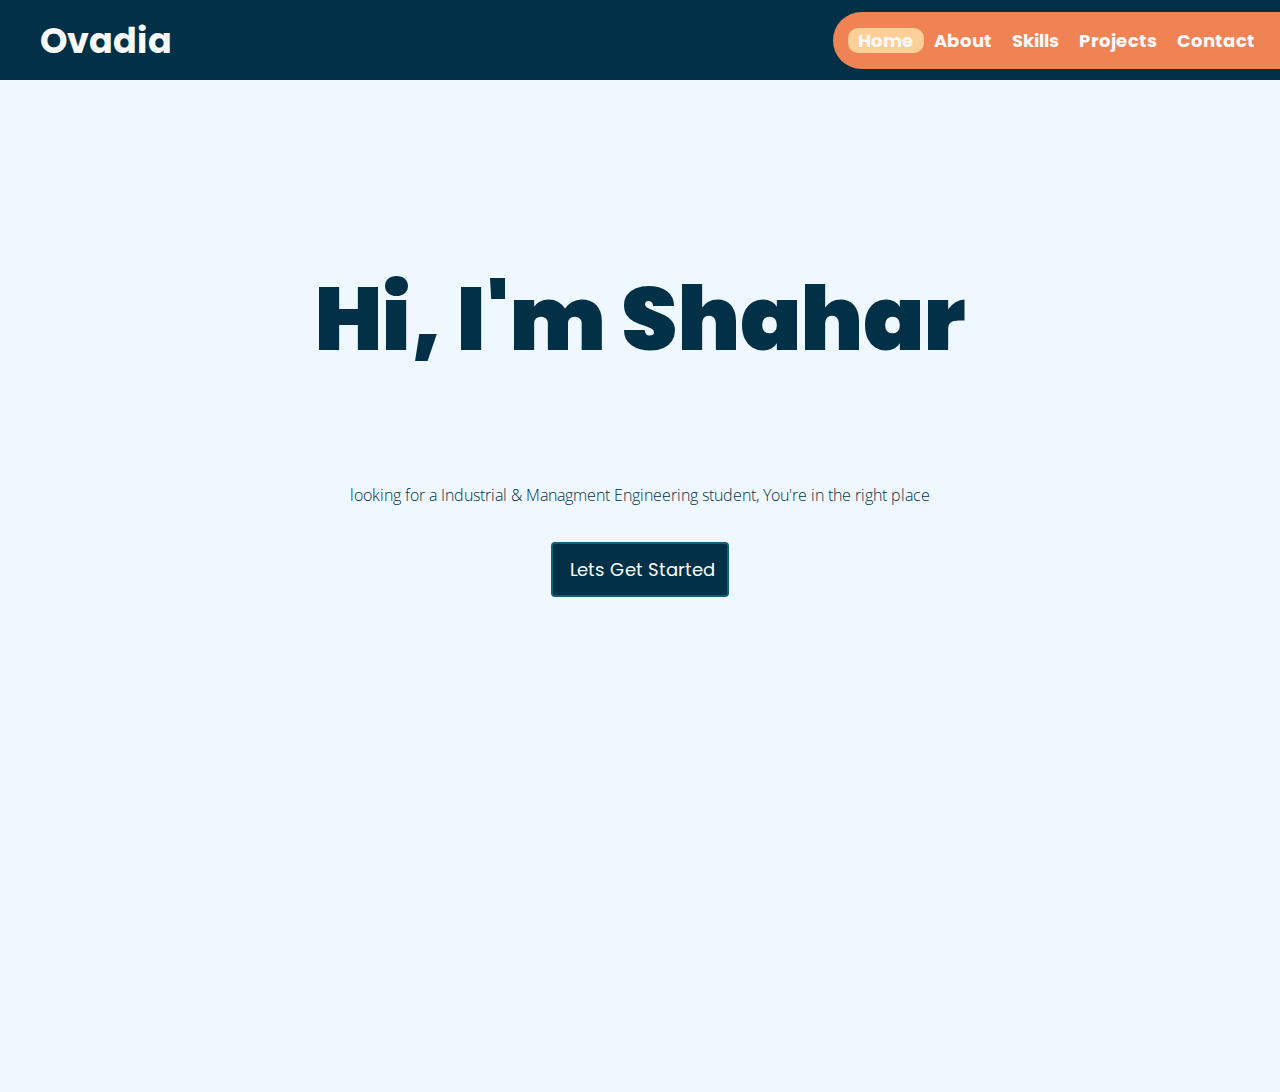
<file: index.html>
<!DOCTYPE html>
<html lang="en">

<head>
    <meta charset="UTF-8">
    <meta http-equiv="X-UA-Compatible" content="IE=edge">
    <meta name="viewport" content="width=device-width, initial-scale=1.0">
    <title>Portfolio Shahar Ovadia</title>
       <link rel="stylesheet" href="Css/style.css">
       <link href="https://fonts.googleapis.com/css2?family=Open+Sans:ital,wght@1,300&family=Poppins:wght@200&display=swap"
        rel="stylesheet">
    
</head>

<body>
    <header>
        <nav>
            <ul class="sidebar">
                <li onclick=hideSidebar(event)> <a href="#"><svg xmlns="http://www.w3.org/2000/svg" height="24" viewBox="0 -960 960 960" width="24"><path d="m256-200-56-56 224-224-224-224 56-56 224 224 224-224 56 56-224 224 224 224-56 56-224-224-224 224Z"/></svg></a>
                <li><a href="index.html" class="active">Home</a></li>
                <li><a href="HTML\about.html">About</a></li>
                <li><a href="HTML\skills.html">Skills</a></li>
                <li><a href="HTML\projects.html">Projects</a></li>
                <li><a href="HTML\contact.html">Contact</a></li>
            </ul>

            <a href="index.html">Ovadia</a>
            <ul>
                <li class="hideOnMobile"><a href="index.html" class="active">Home</a></li>
                <li class="hideOnMobile"><a href="HTML\about.html">About</a></li>
                <li class="hideOnMobile"><a href="HTML\skills.html">Skills</a></li>
                <li class="hideOnMobile"><a href="HTML\projects.html">Projects</a></li>
                <li class="hideOnMobile"><a href="HTML\contact.html">Contact</a></li>
                <li class ="menu-button" onclick=showSidebar()><a href="#"><svg xmlns="http://www.w3.org/2000/svg" height="30" viewBox="0 -960 960 960" width="30"><path d="M120-240v-80h720v80H120Zm0-200v-80h720v80H120Zm0-200v-80h720v80H120Z"/></svg></a></li>
            </ul>
        </nav>
        
        <script>
            function showSidebar()
            {
                const sidebar = document.querySelector('.sidebar');
                sidebar.style.display = 'flex';
            }

            function hideSidebar(event)
            {
                event.preventDefault();
                const sidebar = document.querySelector('.sidebar');
                sidebar.style.display = 'none';
            }
        </script>

    </header>
    
    <main>
        <section>
            <h1>Hi, I'm Shahar</h1>


            <p>looking for a Industrial & Managment Engineering student, You're in the right place</p>

            <input type=button onClick="parent.location='HTML/about.html'" value=' Lets Get Started'>

        </section>
    </main>

</body>

</html>
</file>
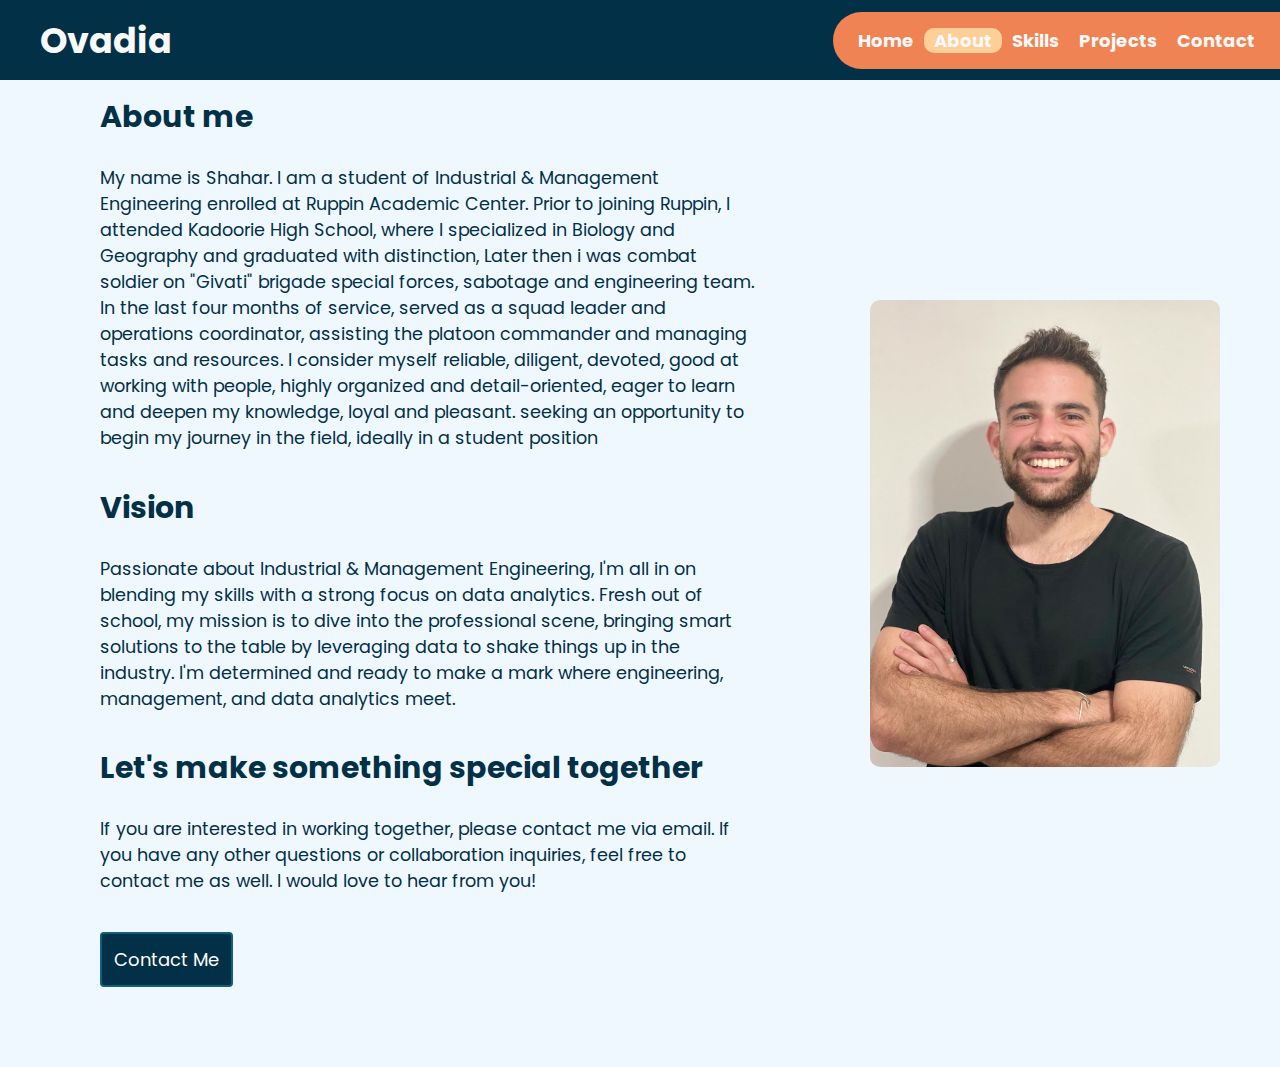
<file: HTML/about.html>
<!DOCTYPE html>
<html lang="en">

<head>
    <meta charset="UTF-8">
    <meta http-equiv="X-UA-Compatible" content="IE=edge">
    <meta name="viewport" content="width=device-width, initial-scale=1.0">
    <title>Portfolio Shahar Ovadia</title>
        <link rel="stylesheet" href="../Css/style.css">
        <link href="https://fonts.googleapis.com/css2?family=Open+Sans:ital,wght@1,300&family=Poppins:wght@200&display=swap"
        rel="stylesheet">
</head>

<body>
    <header>
        <nav>
            <ul class="sidebar">
                <li onclick=hideSidebar(event)> <a href="#"><svg xmlns="http://www.w3.org/2000/svg" height="24" viewBox="0 -960 960 960" width="24"><path d="m256-200-56-56 224-224-224-224 56-56 224 224 224-224 56 56-224 224 224 224-56 56-224-224-224 224Z"/></svg></a>
                <li><a href="../index.html">Home</a></li>
                <li><a href="..\HTML\about.html" class="active">About</a></li>
                <li><a href="..\HTML\skills.html">Skills</a></li>
                <li><a href="..\HTML\projects.html">Projects</a></li>
                <li><a href="..\HTML\contact.html">Contact</a></li>
            </ul>

        
            <a href="../index.html">Ovadia</a>
            <ul>
                <li class="hideOnMobile"><a href="../index.html">Home</a></li>
                <li class="hideOnMobile"><a href="..\HTML\about.html" class="active">About</a></li>
                <li class="hideOnMobile"><a href="..\HTML\skills.html">Skills</a></li>
                <li class="hideOnMobile"><a href="..\HTML\projects.html">Projects</a></li>
                <li class="hideOnMobile"><a href="..\HTML\contact.html">Contact</a></li>
                <li class ="menu-button" onclick=showSidebar()><a href="#"><svg xmlns="http://www.w3.org/2000/svg" height="30" viewBox="0 -960 960 960" width="30"><path d="M120-240v-80h720v80H120Zm0-200v-80h720v80H120Zm0-200v-80h720v80H120Z"/></svg></a></li>
            </ul>
        </nav>
        <script>
            function showSidebar()
            {
                const sidebar = document.querySelector('.sidebar');
                sidebar.style.display = 'flex';
            }

            function hideSidebar(event)
            {
                event.preventDefault();
                const sidebar = document.querySelector('.sidebar');
                sidebar.style.display = 'none';
            }
        </script>
    </header>

    <main class="about">
        <img src="../Images/MyImage.jpeg" alt="about Image">
        <article>
            <h2>About me</h2>
            <p>
                My name is Shahar. I am a student of Industrial & Management Engineering enrolled at 
                Ruppin Academic Center. Prior to joining Ruppin, I attended Kadoorie High School, 
                where I specialized in Biology and Geography and graduated with distinction,
                Later then i was combat soldier on "Givati" brigade special forces, sabotage and 
                engineering team.
                In the last four months of service, served as a squad leader and operations coordinator,
                assisting the platoon commander and managing tasks and resources.
                I consider myself reliable, diligent, devoted, good at working with people, highly 
                organized
                and detail-oriented, eager to learn and deepen my knowledge, loyal and pleasant.
                seeking an opportunity to begin my journey in the field, ideally in a student position


            <h2>Vision</h2>
            <p>
            Passionate about Industrial & Management Engineering, I'm all in on 
            blending my skills with a strong focus on data analytics. Fresh out
             of school, my mission is to dive into the professional scene, 
             bringing smart solutions to the table by leveraging data to 
             shake things up in the industry. I'm determined and ready to make a mark where engineering, management, and data analytics meet.
            </p>
            <h2>Let's make something special together</h2>
            <p> If you are interested in working together, please contact me via email. If you have any other questions or collaboration
                inquiries, feel free to contact me as well. I would love to hear from you!
            </p>
            <input type=button onClick="parent.location='contact.html'" value='Contact Me'>
        </article>

    </main>
   

</body>

</html>
</file>
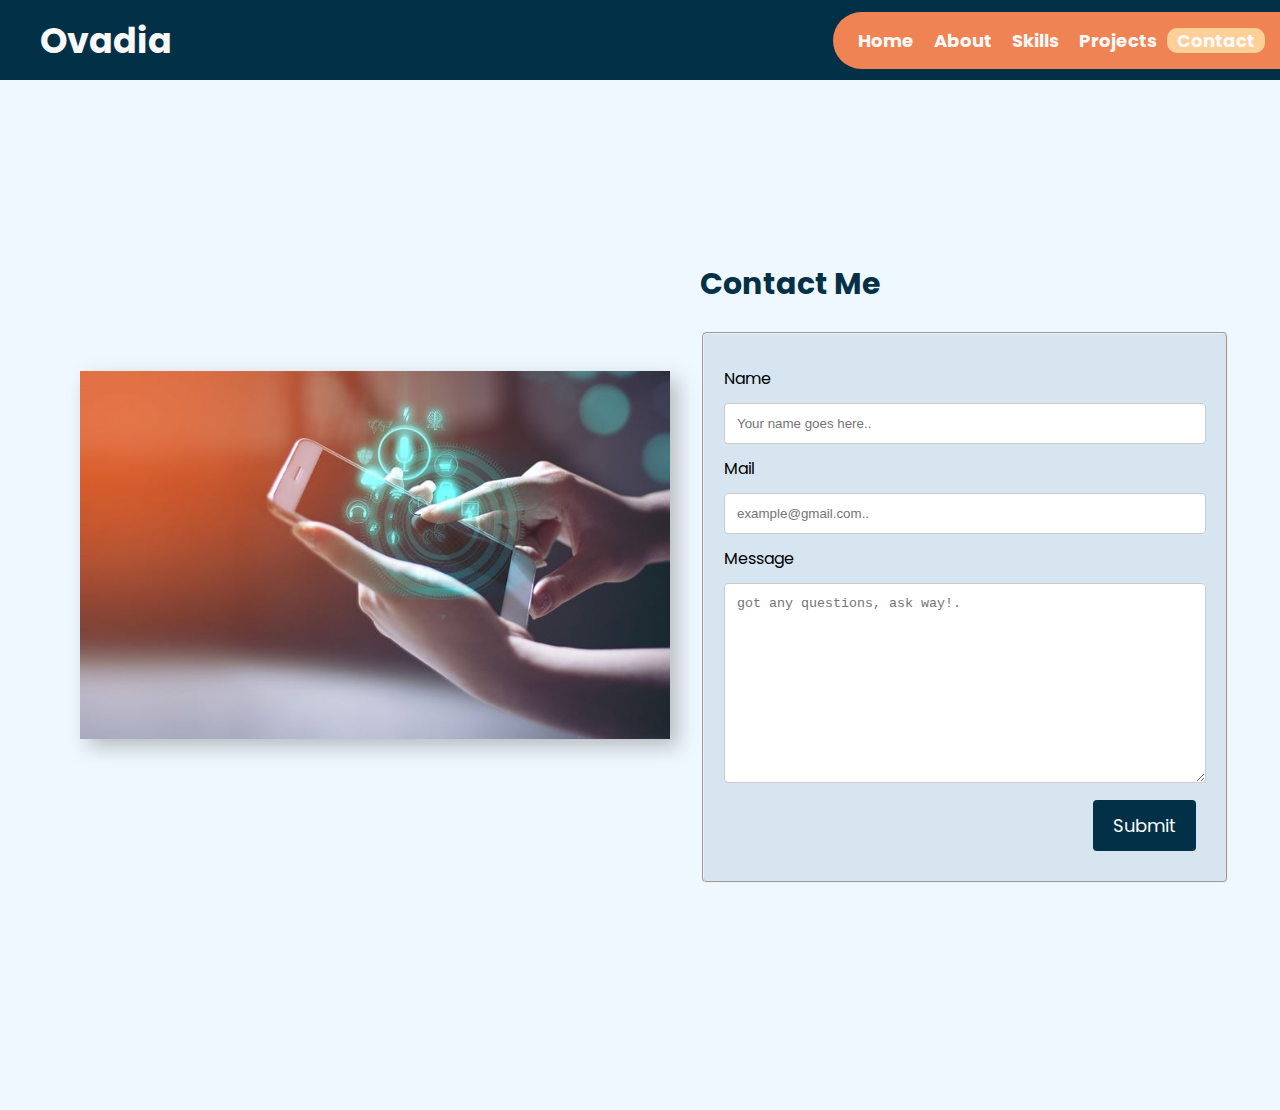
<file: HTML/contact.html>
<!DOCTYPE html>
<html lang="en">

<head>
    <meta charset="UTF-8">
    <meta http-equiv="X-UA-Compatible" content="IE=edge">
    <meta name="viewport" content="width=device-width, initial-scale=1.0">
    <title>Portfolio Shahar Ovadia</title>
        <link rel="stylesheet" href="../Css/style.css">
        <link href="https://fonts.googleapis.com/css2?family=Open+Sans:ital,wght@1,300&family=Poppins:wght@200&display=swap"
        rel="stylesheet">
</head>

<body>
    <header>
        <nav>
            <ul class="sidebar">
                <li onclick=hideSidebar(event)> <a href="#"><svg xmlns="http://www.w3.org/2000/svg" height="24" viewBox="0 -960 960 960" width="24"><path d="m256-200-56-56 224-224-224-224 56-56 224 224 224-224 56 56-224 224 224 224-56 56-224-224-224 224Z"/></svg></a>
                <li><a href="../index.html">Home</a></li>
                <li><a href="..\HTML\about.html">About</a></li>
                <li><a href="..\HTML\skills.html">Skills</a></li>
                <li><a href="..\HTML\projects.html">Projects</a></li>
                <li><a href="..\HTML\contact.html" class="active">Contact</a></li>
            </ul>
        
        
            <a href="../index.html">Ovadia</a>
            <ul>
                <li class="hideOnMobile"><a href="../index.html">Home</a></li>
                <li class="hideOnMobile"><a href="..\HTML\about.html">About</a></li>
                <li class="hideOnMobile"><a href="..\HTML\skills.html">Skills</a></li>
                <li class="hideOnMobile"><a href="..\HTML\projects.html">Projects</a></li>
                <li class="hideOnMobile"><a href="..\HTML\contact.html" class="active">Contact</a></li>
                <li class ="menu-button" onclick=showSidebar()><a href="#"><svg xmlns="http://www.w3.org/2000/svg" height="30" viewBox="0 -960 960 960" width="30"><path d="M120-240v-80h720v80H120Zm0-200v-80h720v80H120Zm0-200v-80h720v80H120Z"/></svg></a></li>
            </ul>
        </nav>
        <script>
            function showSidebar()
            {
                const sidebar = document.querySelector('.sidebar');
                sidebar.style.display = 'flex';
            }

            function hideSidebar(event)
            {
                event.preventDefault();
                const sidebar = document.querySelector('.sidebar');
                sidebar.style.display = 'none';
            }
        </script>
    </header>

    <main class="contact">
        <img src="../Images/Contect.jpg" alt="Contact">

        <section>
            <h2 id=align >Contact Me</h2>
            <fieldset>
                <form>
                    <label for="Name">Name</label>
                    <input id="Name" type="text" placeholder="Your name goes here.." required>

                    <label for="email">Mail</label>
                    <input id="email" type="text" placeholder="example@gmail.com.." required>

                    <label for="message">Message</label>
                    <textarea name="message" id="message" placeholder="got any questions, ask way!." style="height: 200px"></textarea>

                    <input type="submit" value="Submit">
                </form>
            </fieldset>
        </section>



    </main>
    <footer>

    </footer>
</body>

</html>
</file>
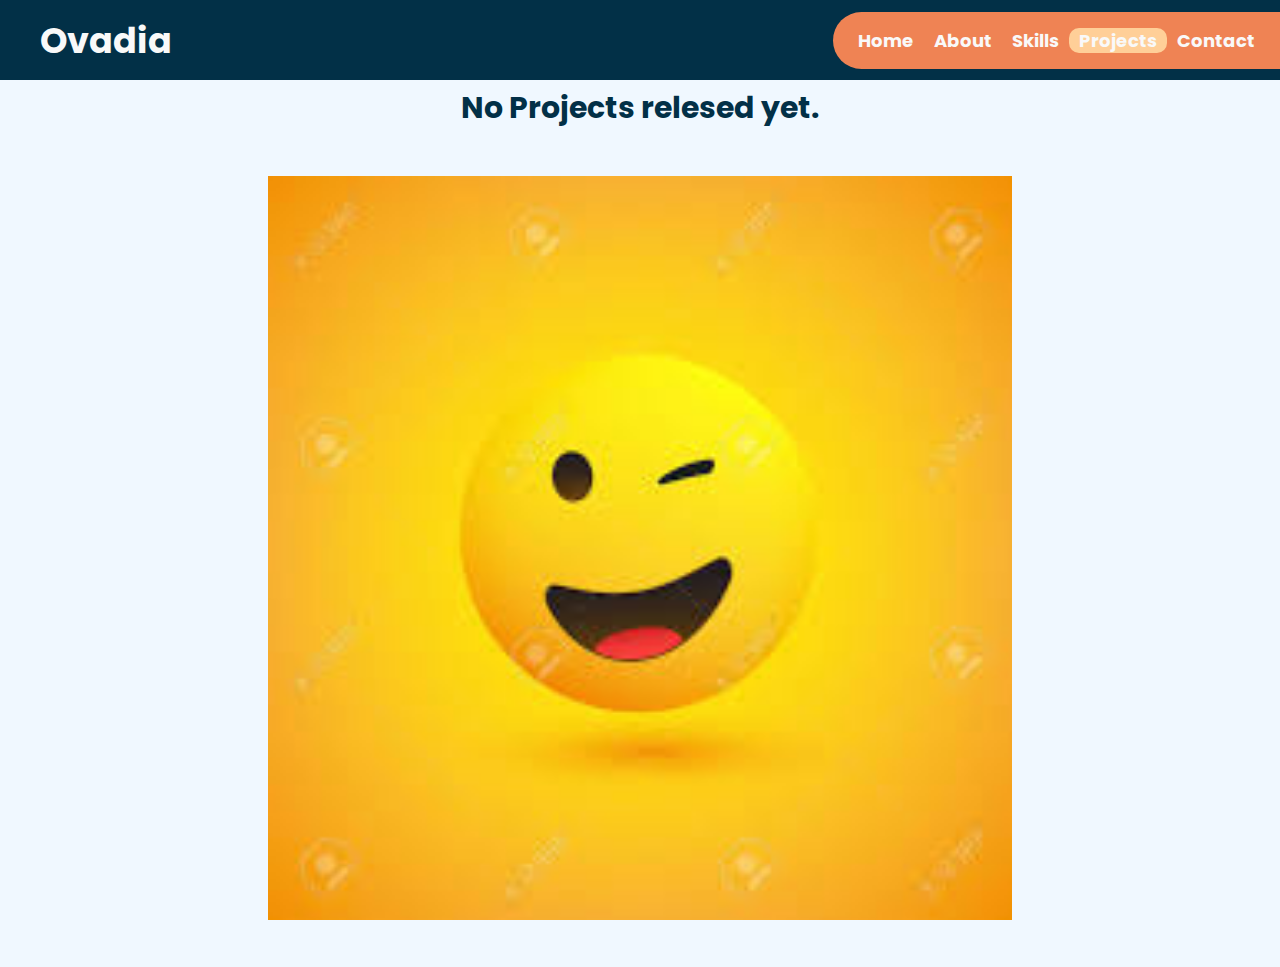
<file: HTML/projects.html>
<!DOCTYPE html>
<html lang="en">

<head>
    <meta charset="UTF-8">
    <meta http-equiv="X-UA-Compatible" content="IE=edge">
    <meta name="viewport" content="width=device-width, initial-scale=1.0">
    <title>Portfolio Shahar Ovadia</title>
        <link rel="stylesheet" href="../Css/style.css">
        <link href="https://fonts.googleapis.com/css2?family=Open+Sans:ital,wght@1,300&family=Poppins:wght@200&display=swap"
        rel="stylesheet">
</head>

<body id="projects">
    <header>
        <nav>
            <ul class="sidebar">
                <li onclick=hideSidebar(event)> <a href="#"><svg xmlns="http://www.w3.org/2000/svg" height="24" viewBox="0 -960 960 960" width="24"><path d="m256-200-56-56 224-224-224-224 56-56 224 224 224-224 56 56-224 224 224 224-56 56-224-224-224 224Z"/></svg></a>
                <li><a href="../index.html">Home</a></li>
                <li><a href="..\HTML\about.html">About</a></li>
                <li><a href="..\HTML\skills.html">Skills</a></li>
                <li><a href="..\HTML\projects.html" class="active">Projects</a></li>
                <li><a href="..\HTML\contact.html" >Contact</a></li>
            </ul>
        
            <a href="../index.html">Ovadia</a>
            <ul>
                <li class="hideOnMobile"><a href="../index.html">Home</a></li>
                <li class="hideOnMobile"><a href="..\HTML\about.html">About</a></li>
                <li class="hideOnMobile"><a href="..\HTML\skills.html">Skills</a></li>
                <li class="hideOnMobile"><a href="..\HTML\projects.html" class="active">Projects</a></li>
                <li class="hideOnMobile"><a href="..\HTML\contact.html">Contact</a></li>
                <li class ="menu-button" onclick=showSidebar()><a href="#"><svg xmlns="http://www.w3.org/2000/svg" height="30" viewBox="0 -960 960 960" width="30"><path d="M120-240v-80h720v80H120Zm0-200v-80h720v80H120Zm0-200v-80h720v80H120Z"/></svg></a></li>
            </ul>
        </nav>
        <script>
            function showSidebar()
            {
                const sidebar = document.querySelector('.sidebar');
                sidebar.style.display = 'flex';
            }

            function hideSidebar(event)
            {
                event.preventDefault();
                const sidebar = document.querySelector('.sidebar');
                sidebar.style.display = 'none';
            }
        </script>
    </header>

    <main>
        <article>
            <h2>No Projects relesed yet.</h2>
            <img src="../Images/Smilly.jpg" alt="SmillyFace">
        </article>
    </main>
</body>

</html>
</file>
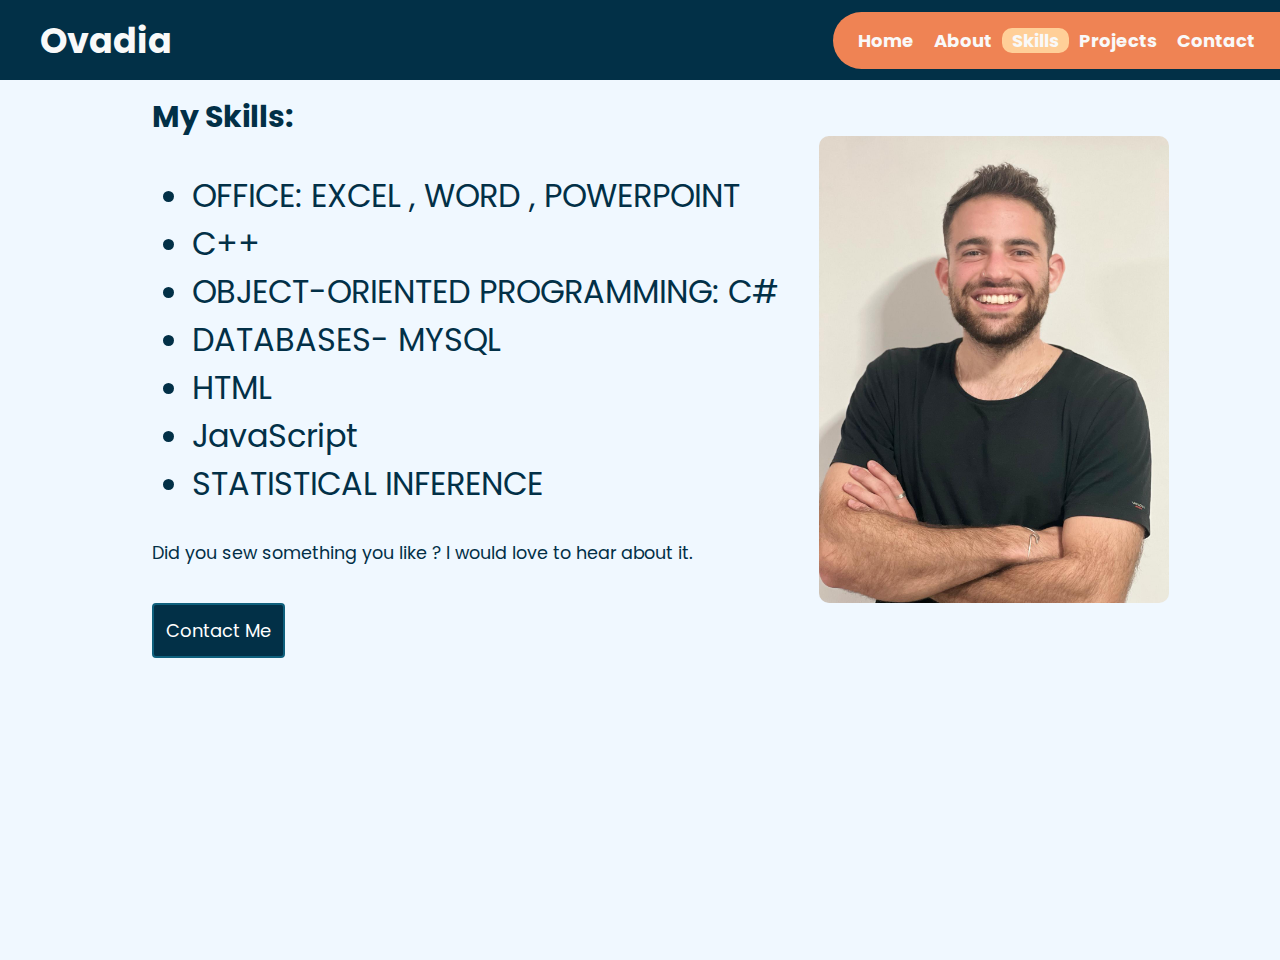
<file: HTML/skills.html>
<!DOCTYPE html>
<html lang="en">
    <head>
        <meta charset="UTF-8">
        <meta http-equiv="X-UA-Compatible" content="IE=edge">
        <meta name="viewport" content="width=device-width, initial-scale=1.0">
        <title>Portfolio Shahar Ovadia</title>
            <link rel="stylesheet" href="../Css/style.css">
            <link href="https://fonts.googleapis.com/css2?family=Open+Sans:ital,wght@1,300&family=Poppins:wght@200&display=swap"
            rel="stylesheet">
    </head>
    
<body>
    <header>
        <nav>
            <ul class="sidebar">
                <li onclick=hideSidebar(event)> <a href="#"><svg xmlns="http://www.w3.org/2000/svg" height="24" viewBox="0 -960 960 960" width="24"><path d="m256-200-56-56 224-224-224-224 56-56 224 224 224-224 56 56-224 224 224 224-56 56-224-224-224 224Z"/></svg></a>
                <li><a href="../index.html">Home</a></li>
                <li><a href="..\HTML\about.html">About</a></li>
                <li><a href="..\HTML\skills.html" class="active">Skills</a></li>
                <li><a href="..\HTML\projects.html">Projects</a></li>
                <li><a href="..\HTML\contact.html">Contact</a></li>
            </ul>
        
        
            <a href="../index.html">Ovadia</a>
            <ul>
                <li class="hideOnMobile"><a href="../index.html">Home</a></li>
                <li class="hideOnMobile"><a href="..\HTML\about.html">About</a></li>
                <li class="hideOnMobile"><a href="..\HTML\skills.html" class="active">Skills</a></li>
                <li class="hideOnMobile"><a href="..\HTML\projects.html">Projects</a></li>
                <li class="hideOnMobile"><a href="..\HTML\contact.html">Contact</a></li>
                <li class ="menu-button" onclick=showSidebar()><a href="#"><svg xmlns="http://www.w3.org/2000/svg" height="30" viewBox="0 -960 960 960" width="30"><path d="M120-240v-80h720v80H120Zm0-200v-80h720v80H120Zm0-200v-80h720v80H120Z"/></svg></a></li>
            </ul>
        </nav>
        <script>
            function showSidebar()
            {
                const sidebar = document.querySelector('.sidebar');
                sidebar.style.display = 'flex';
            }

            function hideSidebar(event)
            {
                event.preventDefault();
                const sidebar = document.querySelector('.sidebar');
                sidebar.style.display = 'none';
            }
        </script>
    </header>
    <main class="about">
        <img src="../Images/MyImage.jpeg" alt="about Image">
        <article>
            <h2>My Skills:</h2>
            <ul style="font-size: xx-large;">
                <li>OFFICE: EXCEL , WORD , POWERPOINT </li>
                <li>C++</li>
                <li>OBJECT-ORIENTED PROGRAMMING: C# </li>
                <li>DATABASES- MYSQL </li>
                <li>HTML</li>
                <li>JavaScript</li>
                <li>STATISTICAL INFERENCE</li>

            </ul>
            
            <p>Did you sew something you like ? I would love to hear about it.</p>
            <input type=button onClick="parent.location='contact.html'" value='Contact Me'>
        </article>

    </main>
</body>
</html>
</file>
<file: Css/style.css>
* body {
    background-color: #ffffff;
    color: #023047;
    font-family: "Poppins", sans-serif;
    background-color: aliceblue;
    margin : 0;
    padding: 0;
    min-height: 100vh;

  }
  
  /* Header styles*/
  header nav {
    display: flex;
    flex-direction: row;
    align-items: center;
    justify-content: space-between;
    background-color: #023047;
    position: fixed;
    top:0;
    width: 100%;
    left:0;
    margin: 0px;
    height: 80px;
    z-index: 100;
    
  }
  nav li:first-child{
    margin-left: auto;
  }

  nav > a {
    padding: 0px 40px;
    font-weight: bolder;
    font-size: 35px;
    
     
  }
   nav a { transition: 0.5s; }

  nav a:hover,
  nav a.active
  {background-color: #ffcf98;
    border-radius: 10px;}

  h2 {
    padding-bottom: 20px;
  }
  
  nav ul {
    padding: 15px;
    display: flex;
    flex-direction: row;
    font-family: "Poppins", sans-serif;
    font-size: 15px;
    font-style: normal;
    background-color: #ef8354;
    border-top-left-radius: 200px;
    border-bottom-left-radius: 200px;
    list-style:none ;
  }

  a {
    padding: 0px 10px;
    color: #f9f9f9;
    text-decoration: none;
    font-size: larger;
    font-weight: bold;
  }
  .sidebar {
    font-family: "Poppins", sans-serif;
    position: fixed;
    top:0;
    margin: 0;
    right: 0;
    height: 100vh;
    width: 80px;
    z-index: 999;
    background-color: #ef8354;
    box-shadow: -10px 0 10px rgb(0, 0, 0, 0.1);
    display: none;
    flex-direction:column ;
    align-items: flex-start;
    justify-content: flex-start;
    border-top-left-radius: 10px;
    border-bottom-left-radius: 10px;
    
  }
  .sidebar li {
    width: 100%;
  }
  .sidebar a{
    width: 100%;
  }
  .menu-button {
    display: none;
  }

  @media (max-width: 700px) {
    .hideOnMobile{
      display: none;
    }
    .menu-button{
      display: block;
    }
  }
  


  /* Body stlyes */
  
  main section {
    display: flex;
    flex-direction: column;
    color: rgb(0, 0, 0);
    width: 100%;
    margin: 15% 0;
    align-items: center;
  }
  
  h1 {
    font-family: "Poppins", sans-serif;
    color: #023047;
    font-size: 7vw;
    font-weight: 900;
    padding-bottom: 22px;
    text-align: center;
  }
  
  section p {
    font-family: "Open Sans", sans-serif;
    color: #023047;
    font-weight: lighter;
    font-size: 1rem;
  }
  input[type=button]:hover {
    background-color: #46c909;
    border-radius: 3%;
    
  }
  input[type=button] {
    margin: 20px;
    font-style: normal;
    background-color: #023047;
    border: none;
    border-radius: 30px;
    color: white;
    padding: 20px;
    font-size: 18px;
    font-family: "Poppins", sans-serif;
    text-align: center;
  }
  input[type="submit"] {
    margin: 10px;
    font-style: normal;
    background-color: #b54839;
    border: none;
    padding: 15px;
    font-size: 18px;
    font-family: "Poppins", sans-serif;
    text-align: center;
  }
  
  /* ABOUNT Page Stlyes */
  body .about {
    display: flex;
    flex-direction: row;
    justify-content: center;
    align-items: center;
    margin: 60px;
    flex-direction: row-reverse;
  }
  
  .about > article {
    padding: 0px 40px;
    line-height: normal;
    flex-direction: column-reverse;
  }
  
  img[alt="about Image"] {
    width: 100%;
    height: auto;
    max-width: 350px;
    border-radius: 10px;
  }
  
  h2 {
    font-family: "Poppins", sans-serif;
    font-weight: bolder;
    font-size: 30px;
    padding: 9px 0px 0px 0px;
    color: #023047;
  }
  
  .about p {
    font-size: 1.1rem;
    width: 90%;
    color: #023047;
  }
  
  /* Contact Styles */
  #align {
    width: 100%;
  }
  
  .contact {
    display: flex;
    justify-content: center;
    align-items: center;
    margin: 50px;
  }
  .contact img {
    margin: 11% 0px;
    filter: drop-shadow(8px 8px 10px rgba(68, 68, 68, 0.336));
  }
  
  img[alt="Contact"] {
    
    padding: 0px 30px;
    width: 50%;
  }
  
  /* Form-styles */
  input,
  textarea {
    box-sizing: border-box;
    resize: vertical;
  }
  input[type="text"],
  select,
  textarea {
    width: 100%;
    padding: 12px;
    border: 1px solid #ccc;
    border-radius: 4px;
  }
  
  label {
    padding: 12px 12px 12px 0;
    display: inline-block;
  }
  
  input[type="submit"] {
    background-color: #023047;
    color: white;
    padding: 12px 20px;
    border: none;
    border-radius: 4px;
    float: right;
  }
  
  input[type="submit"]:hover {
    background-color: rgb(10, 168, 18);
    color:#ffffff
  }
  
  fieldset {
    border-radius: 5px;
    padding: 20px;
    background-color: #2161811f;
  }
  
  input[type=button] {
    border-radius: 4px;
    padding: 12px;
    border: 2px solid #0f607d;
    margin: 20px 0px;
  }
  
  /* Project Styles */
  #projects {
    background-color: aliceblue;
  }
  #projects main {
    display: flex;
    flex-direction: column;
    margin: 20px 00px;
  }
  
  #projects article {
    text-align: center;
    padding: 20px;
  }
  #projects main img {
    width: 60%;
    line-height: 30px;
  }
  #projects p {
    line-height: 30px;
    width: 50%;
    margin: auto;
  }
  #projects h2 {
    padding: 20px;
  }
  
  /* Responsive styling */
  @media screen and (max-width: 1024px) {
    .contact {
      flex-direction: column;
      margin: 25px;
    }
    .contact img {
      margin: 20px;
      padding: 40px;
    }
    img[alt="Contact"] {
      border-radius: 50%;
      width: 200px;
      height: 200px;
      align-self: center;
    }
    body .about {
      display: flex;
      flex-direction: column;
    }
    .about > article {
      margin-top: 30px;
      padding: 0px;
      line-height: normal;
    }
    img[alt="Contact"] {
      border-radius: 50%;
      width: 350px;
      height: 350px;
      align-self: center;
    }
  }  
  
  body {
      animation-name: backgroundColorPalette;
      animation-duration: 8s;
      animation-iteration-count: infinite;
      animation-direction: alternate;
      animation-timing-function: linear; 
  }
  
  @keyframes backgroundColorPalette {
      0% {
          background: #f4f7d4;
      }
      25% {
          background: #a1e6aa;
      }
      50% {
          background: #aafadf;
      }
      75% {
          background: #f2c7ff;
      }
      100% {
          background: #fad0aa;
      }
  }
  @keyframes SlidefromRight{
    from {transform:translateX(300px);}
    to {transform: translateX(0);}
  }
  .about img{animation: SlidefromRight 1.2s ease-in-out ;}
</file>
